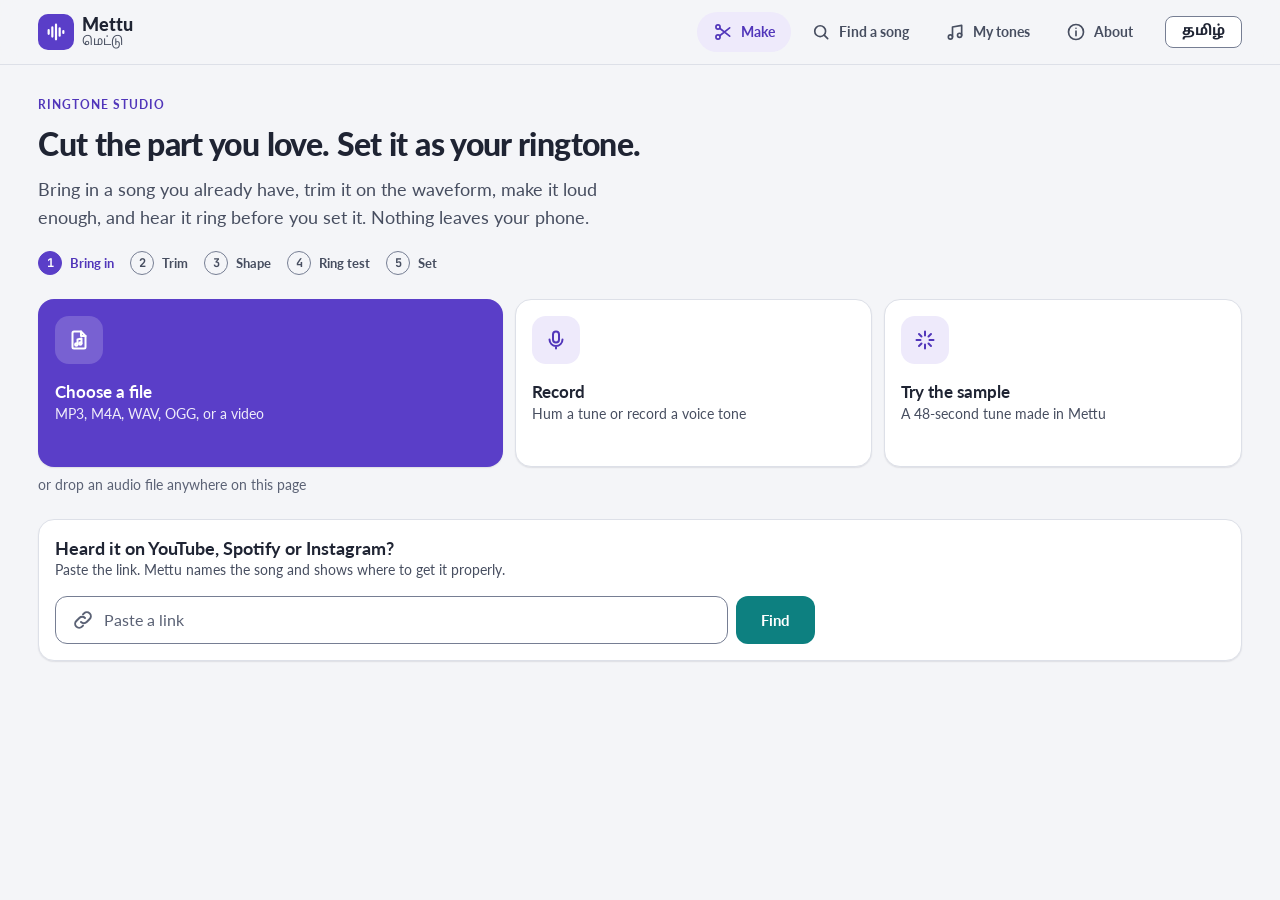
<file: index.html>
<!doctype html>
<html lang="en" data-m3-primary="#5a3ec8">
<head>
  <meta charset="utf-8">
  <meta name="viewport" content="width=device-width, initial-scale=1, viewport-fit=cover">
  <title>Mettu · ringtone studio</title>
  <meta name="description" content="Cut the part of a song you love, level it, hear it ring, and set it as your ringtone. Everything stays on your phone.">
  <meta name="theme-color" content="#5a3ec8" media="(prefers-color-scheme: light)">
  <meta name="theme-color" content="#10131b" media="(prefers-color-scheme: dark)">
  <link rel="manifest" href="manifest.json">
  <link rel="icon" href="icon.svg" type="image/svg+xml">
  <link rel="apple-touch-icon" href="icons/icon-192.png">
  <meta name="apple-mobile-web-app-capable" content="yes">
  <meta name="apple-mobile-web-app-title" content="Mettu">
  <link rel="preconnect" href="https://fonts.googleapis.com">
  <link rel="preconnect" href="https://fonts.gstatic.com" crossorigin>
  <link href="https://fonts.googleapis.com/css2?family=Lato:ital,wght@0,400;0,700;0,900;1,400&family=JetBrains+Mono:wght@400;500&family=Noto+Sans+Tamil:wght@400..700&display=swap" rel="stylesheet">
  <link rel="stylesheet" href="kolam/tokens.css">
  <link rel="stylesheet" href="kolam/kolam.css">
  <link rel="stylesheet" href="styles.css">
  <!-- Android app mode (Material Design 3): only switches on inside the Android app; the website keeps its Kolam look -->
  <script src="https://tgopinath.github.io/kolam-design-system/m3/kolam-m3.js"></script>
  <link rel="stylesheet" href="https://tgopinath.github.io/kolam-design-system/m3/kolam-m3.css">
  <!-- iOS app mode (Apple HIG): only switches on inside the iPhone app (or ?app=ios); the website keeps its Kolam look -->
  <link rel="stylesheet" href="https://tgopinath.github.io/kolam-design-system/ios/kolam-ios.css">
  <script src="https://tgopinath.github.io/kolam-design-system/ios/kolam-ios.js"></script>
</head>
<body>
  <svg width="0" height="0" style="position:absolute" aria-hidden="true">
    <defs>
      <symbol id="i-logo" viewBox="0 0 24 24"><path d="M4 10v4M8 7v10M12 4v16M16 8v8M20 11v2"/></symbol>
      <symbol id="i-make" viewBox="0 0 24 24"><circle cx="6" cy="6" r="2.5"/><circle cx="6" cy="18" r="2.5"/><path d="M8 7.5 20 17M8 16.5 20 7"/></symbol>
      <symbol id="i-search" viewBox="0 0 24 24"><circle cx="11" cy="11" r="6.5"/><path d="m20 20-4.2-4.2"/></symbol>
      <symbol id="i-tones" viewBox="0 0 24 24"><path d="M9 18V6l11-2v12"/><circle cx="6.5" cy="18" r="2.5"/><circle cx="17.5" cy="16" r="2.5"/></symbol>
      <symbol id="i-info" viewBox="0 0 24 24"><circle cx="12" cy="12" r="9"/><path d="M12 11v5.5M12 7.5h.01"/></symbol>
      <symbol id="i-file" viewBox="0 0 24 24"><path d="M14 3.5H7a1.5 1.5 0 0 0-1.5 1.5v14A1.5 1.5 0 0 0 7 20.5h10a1.5 1.5 0 0 0 1.5-1.5V8Z"/><path d="M14 3.5V8h4.5"/><path d="M10.5 16.5v-5l4-1v5"/><circle cx="9.3" cy="16.5" r="1.2"/><circle cx="13.3" cy="15.5" r="1.2"/></symbol>
      <symbol id="i-mic" viewBox="0 0 24 24"><rect x="9" y="3.5" width="6" height="11" rx="3"/><path d="M5.5 11.5a6.5 6.5 0 0 0 13 0M12 18v2.5"/></symbol>
      <symbol id="i-spark" viewBox="0 0 24 24"><path d="M12 3.5v4M12 16.5v4M3.5 12h4M16.5 12h4M6 6l2.5 2.5M15.5 15.5 18 18M6 18l2.5-2.5M15.5 8.5 18 6"/></symbol>
      <symbol id="i-link" viewBox="0 0 24 24"><path d="M10 14a4 4 0 0 0 5.66 0l3-3a4 4 0 0 0-5.66-5.66l-1 1"/><path d="M14 10a4 4 0 0 0-5.66 0l-3 3a4 4 0 0 0 5.66 5.66l1-1"/></symbol>
      <symbol id="i-play" viewBox="0 0 24 24"><path d="M8 5.5v13l10.5-6.5Z"/></symbol>
      <symbol id="i-stop" viewBox="0 0 24 24"><rect x="6.5" y="6.5" width="11" height="11" rx="1.5"/></symbol>
      <symbol id="i-phone" viewBox="0 0 24 24"><path d="M5 4h3.5l1.5 4-2 1.5a11 11 0 0 0 6.5 6.5l1.5-2 4 1.5V19a1.5 1.5 0 0 1-1.5 1.5A15.5 15.5 0 0 1 3.5 5.5 1.5 1.5 0 0 1 5 4Z"/></symbol>
      <symbol id="i-phone-off" viewBox="0 0 24 24"><path d="M3 13.5c4.8-4.4 13.2-4.4 18 0l-2.3 2.6-3.4-1.4v-2.4a12 12 0 0 0-6.6 0v2.4l-3.4 1.4Z"/></symbol>
      <symbol id="i-bell" viewBox="0 0 24 24"><path d="M6 16.5V11a6 6 0 0 1 12 0v5.5l1.5 2h-15Z"/><path d="M10 20.5a2 2 0 0 0 4 0"/></symbol>
      <symbol id="i-alarm" viewBox="0 0 24 24"><circle cx="12" cy="13" r="7"/><path d="M12 9.5V13l2.5 1.5M4 5.5 7 3M20 5.5 17 3"/></symbol>
      <symbol id="i-user" viewBox="0 0 24 24"><circle cx="12" cy="8.5" r="4"/><path d="M4.5 20.5a7.5 7.5 0 0 1 15 0"/></symbol>
      <symbol id="i-download" viewBox="0 0 24 24"><path d="M12 4v11M7 10.5l5 5 5-5M5 20h14"/></symbol>
      <symbol id="i-trash" viewBox="0 0 24 24"><path d="M4.5 7h15M9.5 7V4.5h5V7M6.5 7l1 13h9l1-13"/></symbol>
      <symbol id="i-edit" viewBox="0 0 24 24"><path d="M4.5 19.5 5.5 15 16 4.5l3.5 3.5L9 18.5Z"/></symbol>
      <symbol id="i-check" viewBox="0 0 24 24"><path d="m5 12.5 4.5 4.5L19 7.5"/></symbol>
      <symbol id="i-x" viewBox="0 0 24 24"><path d="M6 6l12 12M18 6 6 18"/></symbol>
      <symbol id="i-back" viewBox="0 0 24 24"><path d="M15 5l-7 7 7 7"/></symbol>
      <symbol id="i-next" viewBox="0 0 24 24"><path d="M9 5l7 7-7 7"/></symbol>
      <symbol id="i-alert" viewBox="0 0 24 24"><path d="M12 4 2.8 19.5h18.4Z"/><path d="M12 10v4M12 17h.01"/></symbol>
      <symbol id="i-shield" viewBox="0 0 24 24"><path d="M12 3.5 5 6v5.5c0 4.5 3 7.7 7 9 4-1.3 7-4.5 7-9V6Z"/><path d="m9 12 2 2 4-4"/></symbol>
      <symbol id="i-android" viewBox="0 0 24 24"><path d="M5 17V11a7 7 0 0 1 14 0v6Z"/><path d="M7.5 6 6 3.5M16.5 6 18 3.5M9.5 10h.01M14.5 10h.01"/></symbol>
      <symbol id="i-external" viewBox="0 0 24 24"><path d="M13.5 4.5H19.5V10.5M19.5 4.5 11 13M17 14v4.5a1.5 1.5 0 0 1-1.5 1.5h-10A1.5 1.5 0 0 1 4 18.5v-10A1.5 1.5 0 0 1 5.5 7H10"/></symbol>
      <symbol id="i-loop" viewBox="0 0 24 24"><path d="M17 3.5 20 6.5l-3 3"/><path d="M4 12V10.5a4 4 0 0 1 4-4h12M7 20.5 4 17.5l3-3"/><path d="M20 12v1.5a4 4 0 0 1-4 4H4"/></symbol>
      <symbol id="i-wand" viewBox="0 0 24 24"><path d="m4 20 11-11M13.5 5.5l1-2.5 1 2.5 2.5 1-2.5 1-1 2.5-1-2.5-2.5-1ZM18.5 13l.6-1.5.6 1.5 1.3.6-1.3.6-.6 1.4-.6-1.4-1.4-.6Z"/></symbol>
      <symbol id="i-dot" viewBox="0 0 24 24"><circle cx="12" cy="12" r="6"/></symbol>
    </defs>
  </svg>

  <a class="skip" href="#main">Skip to content</a>
  <header class="topbar">
    <a class="brand" href="#/" aria-label="Mettu home">
      <span class="brand-mark"><svg class="k-icon"><use href="#i-logo"/></svg></span>
      <span class="brand-name"><b>Mettu</b><span lang="ta">மெட்டு</span></span>
    </a>
    <nav class="topnav" aria-label="Main" id="topnav"></nav>
    <button class="k-btn k-btn-outline k-btn-sm lang" id="langBtn" type="button"></button>
  </header>

  <main id="main" tabindex="-1"></main>

  <nav class="k-bottomnav bottomnav" aria-label="Main" id="bottomnav"></nav>

  <div class="toast-wrap" aria-live="polite" id="toasts"></div>
  <div class="k-sr-only" aria-live="polite" id="live"></div>
  <dialog class="k-dialog" id="dlg"></dialog>
  <div class="call" id="call" hidden></div>
  <input type="file" id="fileIn" accept="audio/*,video/*,.mp3,.m4a,.aac,.wav,.ogg,.oga,.opus,.flac,.mp4,.mov,.webm,.3gp,.amr" hidden>

  <script src="i18n.js"></script>
  <script src="audio.js"></script>
  <script src="lookup.js"></script>
  <script src="store.js"></script>
  <script src="native.js"></script>
  <script src="app.js"></script>
</body>
</html>
</file>
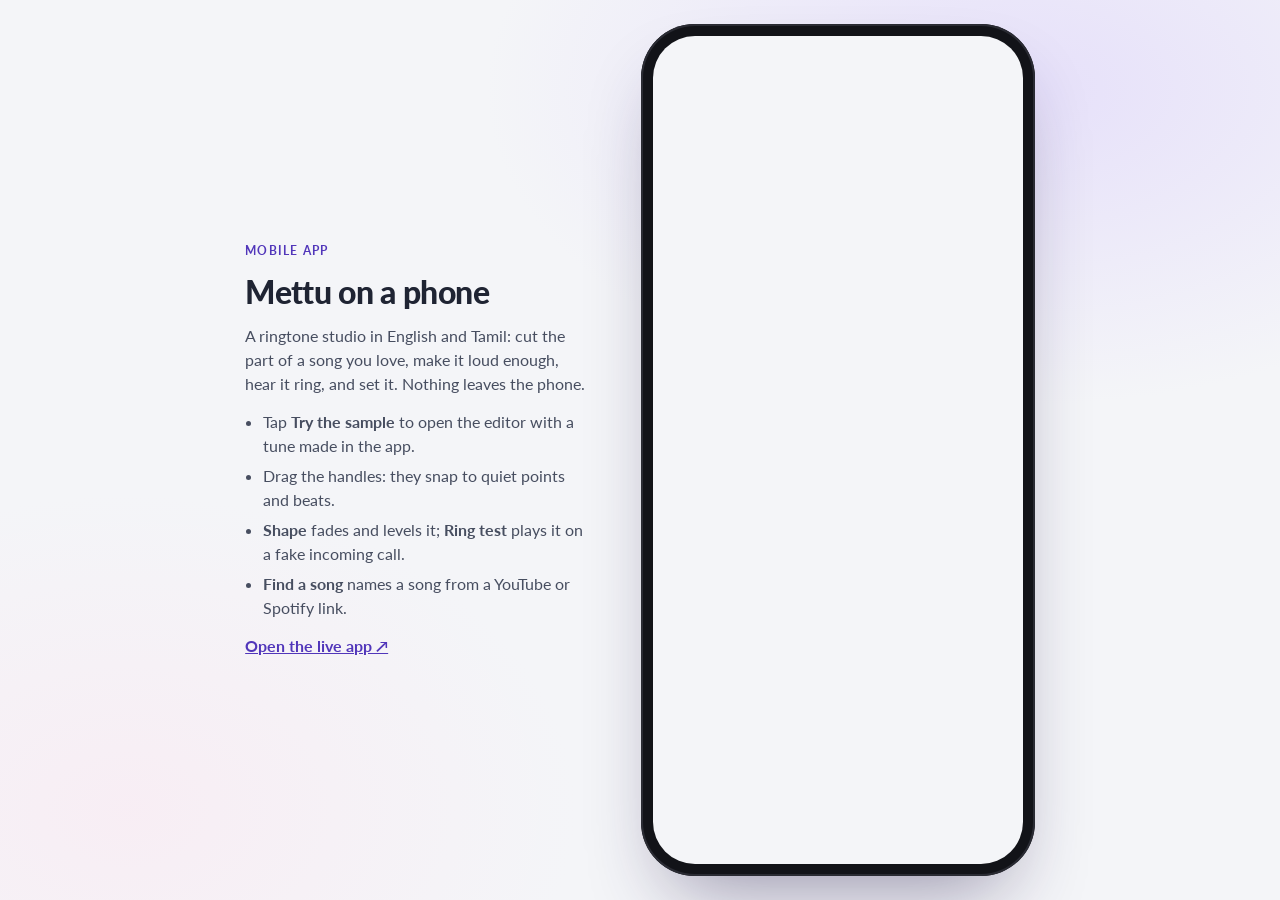
<file: prototype/mobile.html>
<!doctype html>
<html lang="en">
<head>
<meta charset="utf-8">
<meta name="viewport" content="width=device-width, initial-scale=1, viewport-fit=cover">
<title>Mettu Mobile</title>
<script>
  // On a real phone, skip the frame and open the app itself.
  if (matchMedia("(max-width: 600px)").matches) location.replace("https://mettu.vercel.app/" + location.hash);
</script>
<link rel="preconnect" href="https://fonts.googleapis.com">
<link rel="preconnect" href="https://fonts.gstatic.com" crossorigin>
<link rel="stylesheet" href="https://fonts.googleapis.com/css2?family=Lato:wght@400;700;900&family=Noto+Sans+Tamil:wght@400;700&display=swap">
<style>
:root{--bg:#F4F5F8;--ink:#1F2433;--muted:#474E60;--violet:#5136BA;--frame:#121318}
@media (prefers-color-scheme:dark){:root{color-scheme:dark;--bg:#10131B;--ink:#ECEEF4;--muted:#B4BACB;--violet:#C0B2F8;--frame:#000}}
*{box-sizing:border-box}
html,body{height:100%}
body{margin:0;background:radial-gradient(60% 50% at 80% 10%,#E6E0FA,transparent 70%),radial-gradient(50% 50% at 10% 90%,#FBE7F188,transparent 70%),var(--bg);color:var(--ink);font:16px/1.5 Lato,"Noto Sans Tamil",system-ui,sans-serif;display:grid;place-items:center;padding:24px 16px}
@media (prefers-color-scheme:dark){body{background:radial-gradient(60% 50% at 80% 10%,#241B4D,transparent 70%),var(--bg)}}
.stage{display:flex;gap:56px;align-items:center;justify-content:center;flex-wrap:wrap;max-width:1000px}
.copy{max-width:340px;display:grid;gap:14px}
.copy .k{font-size:12px;font-weight:700;letter-spacing:.1em;text-transform:uppercase;color:var(--violet)}
.copy h1{margin:0;font:900 32px/1.12 Lato,sans-serif;letter-spacing:-.02em}
.copy p{margin:0;color:var(--muted)}
.copy ul{margin:0;padding-left:18px;color:var(--muted);display:grid;gap:6px}
.copy a{color:var(--violet);font-weight:700}
.phone{width:390px;height:844px;max-height:calc(100vh - 48px);aspect-ratio:390/844;border-radius:54px;padding:12px;background:var(--frame);box-shadow:0 40px 80px -30px rgba(30,20,70,.45),inset 0 0 0 2px #2a2b33;position:relative;flex:none}
.phone iframe{width:100%;height:100%;border:0;border-radius:42px;background:#F4F5F8;display:block}
@media (max-height:900px){.phone{height:calc(100vh - 48px);width:auto}}
@media (max-width:820px){.copy{display:none}}
</style>
</head>
<body>
<div class="stage">
  <div class="copy">
    <span class="k">Mobile app</span>
    <h1>Mettu on a phone</h1>
    <p>A ringtone studio in English and Tamil: cut the part of a song you love, make it loud enough, hear it ring, and set it. Nothing leaves the phone.</p>
    <ul>
      <li>Tap <b>Try the sample</b> to open the editor with a tune made in the app.</li>
      <li>Drag the handles: they snap to quiet points and beats.</li>
      <li><b>Shape</b> fades and levels it; <b>Ring test</b> plays it on a fake incoming call.</li>
      <li><b>Find a song</b> names a song from a YouTube or Spotify link.</li>
    </ul>
    <p><a href="https://mettu.vercel.app" target="_blank" rel="noopener">Open the live app ↗</a></p>
  </div>
  <div class="phone"><iframe src="https://mettu.vercel.app/" title="Mettu mobile app" allow="microphone; autoplay"></iframe></div>
</div>
</body>
</html>
</file>
<file: kolam/tokens.css>
/* Kolam tokens — light, dark, high-contrast. Generated from tokens.json */
:root, [data-theme="light"] {
  color-scheme: light;
  --bg: #f4f5f8;
  --surface: #ffffff;
  --surface-sunken: #eaecf1;
  --surface-raised: #ffffff;
  --line: #dde0e8;
  --line-strong: #767e93;
  --ink: #1f2433;
  --ink-2: #474e60;
  --ink-muted: #5b6275;
  --sidebar: #1f2433;
  --on-sidebar: #f4f5f8;
  --primary: #0077b6;
  --primary-hover: #006aa2;
  --on-primary: #ffffff;
  --primary-soft: #e0f1fa;
  --primary-text: #0070ac;
  --secondary: #0e8c8c;
  --secondary-strong: #0d8080;
  --secondary-hover: #0b6b6b;
  --on-secondary: #ffffff;
  --secondary-soft: #e3f4f4;
  --secondary-text: #0c7777;
  --accent: #d63384;
  --accent-hover: #bf2672;
  --on-accent: #ffffff;
  --accent-soft: #fbe7f1;
  --accent-text: #c52876;
  --success: #0b7a55;
  --success-soft: #dcf2e8;
  --warning: #8c5300;
  --warning-soft: #fcefd3;
  --danger: #b5360b;
  --danger-soft: #fbe5dc;
  --on-danger: #ffffff;
  --info: #0c7777;
  --info-soft: #e3f4f4;
  --focus: #1d4ed8;
  --scrim: #1f243399;
  --shadow-1: 0 1px 2px #1f24330f, 0 1px 1px #1f24330a;
  --shadow-2: 0 4px 12px #1f243314, 0 2px 4px #1f24330d;
  --shadow-3: 0 16px 40px #1f243326, 0 4px 12px #1f243314;
}
@media (prefers-color-scheme: dark) {
  :root:not([data-theme="light"]):not([data-theme="contrast"]) {
    color-scheme: dark;
    --bg: #10131b;
    --surface: #171b26;
    --surface-sunken: #0b0d13;
    --surface-raised: #1f2433;
    --line: #2a3040;
    --line-strong: #6f7891;
    --ink: #eceef4;
    --ink-2: #b4bacb;
    --ink-muted: #9097aa;
    --sidebar: #0b0d13;
    --on-sidebar: #eceef4;
    --primary: #4fb3e8;
    --primary-hover: #7cc7f0;
    --on-primary: #04223a;
    --primary-soft: #0b2b40;
    --primary-text: #7cc7f0;
    --secondary: #3cc4c4;
    --secondary-strong: #3cc4c4;
    --secondary-hover: #6fd8d8;
    --on-secondary: #032a2a;
    --secondary-soft: #0b3232;
    --secondary-text: #6fd8d8;
    --accent: #f06aaa;
    --accent-hover: #f594c2;
    --on-accent: #2a0716;
    --accent-soft: #3d1029;
    --accent-text: #f59ac5;
    --success: #4cc79a;
    --success-soft: #0e3326;
    --warning: #f2b44a;
    --warning-soft: #3a2a0c;
    --danger: #ff8a63;
    --danger-soft: #42190d;
    --on-danger: #2a0a00;
    --info: #6fd8d8;
    --info-soft: #0b3232;
    --focus: #9cbcff;
    --scrim: #000000b3;
    --shadow-1: 0 1px 2px #00000066;
    --shadow-2: 0 6px 16px #00000080;
    --shadow-3: 0 20px 48px #000000a6;
  }
}
[data-theme="dark"] {
  color-scheme: dark;
  --bg: #10131b;
  --surface: #171b26;
  --surface-sunken: #0b0d13;
  --surface-raised: #1f2433;
  --line: #2a3040;
  --line-strong: #6f7891;
  --ink: #eceef4;
  --ink-2: #b4bacb;
  --ink-muted: #9097aa;
  --sidebar: #0b0d13;
  --on-sidebar: #eceef4;
  --primary: #4fb3e8;
  --primary-hover: #7cc7f0;
  --on-primary: #04223a;
  --primary-soft: #0b2b40;
  --primary-text: #7cc7f0;
  --secondary: #3cc4c4;
  --secondary-strong: #3cc4c4;
  --secondary-hover: #6fd8d8;
  --on-secondary: #032a2a;
  --secondary-soft: #0b3232;
  --secondary-text: #6fd8d8;
  --accent: #f06aaa;
  --accent-hover: #f594c2;
  --on-accent: #2a0716;
  --accent-soft: #3d1029;
  --accent-text: #f59ac5;
  --success: #4cc79a;
  --success-soft: #0e3326;
  --warning: #f2b44a;
  --warning-soft: #3a2a0c;
  --danger: #ff8a63;
  --danger-soft: #42190d;
  --on-danger: #2a0a00;
  --info: #6fd8d8;
  --info-soft: #0b3232;
  --focus: #9cbcff;
  --scrim: #000000b3;
  --shadow-1: 0 1px 2px #00000066;
  --shadow-2: 0 6px 16px #00000080;
  --shadow-3: 0 20px 48px #000000a6;
}
@media (prefers-contrast: more) {
  :root:not([data-theme]) {
    --bg: #ffffff;
    --surface: #ffffff;
    --surface-sunken: #f0f1f4;
    --surface-raised: #ffffff;
    --line: #595959;
    --line-strong: #000000;
    --ink: #000000;
    --ink-2: #1a1a1a;
    --ink-muted: #333333;
    --sidebar: #000000;
    --on-sidebar: #ffffff;
    --primary: #005480;
    --primary-hover: #003f60;
    --on-primary: #ffffff;
    --primary-soft: #e0f1fa;
    --primary-text: #005480;
    --secondary: #095959;
    --secondary-strong: #095959;
    --secondary-hover: #064545;
    --on-secondary: #ffffff;
    --secondary-soft: #e3f4f4;
    --secondary-text: #095959;
    --accent: #921d58;
    --accent-hover: #73164a;
    --on-accent: #ffffff;
    --accent-soft: #fbe7f1;
    --accent-text: #921d58;
    --success: #00533a;
    --success-soft: #dcf2e8;
    --warning: #5c3b00;
    --warning-soft: #fcefd3;
    --danger: #8a2400;
    --danger-soft: #fbe5dc;
    --on-danger: #ffffff;
    --info: #095959;
    --info-soft: #e3f4f4;
    --focus: #0033cc;
    --scrim: #000000b3;
    --shadow-1: none;
    --shadow-2: 0 0 0 2px #000000;
    --shadow-3: 0 0 0 3px #000000;
  }
}
[data-theme="contrast"] {
  color-scheme: light;
  --bg: #ffffff;
  --surface: #ffffff;
  --surface-sunken: #f0f1f4;
  --surface-raised: #ffffff;
  --line: #595959;
  --line-strong: #000000;
  --ink: #000000;
  --ink-2: #1a1a1a;
  --ink-muted: #333333;
  --sidebar: #000000;
  --on-sidebar: #ffffff;
  --primary: #005480;
  --primary-hover: #003f60;
  --on-primary: #ffffff;
  --primary-soft: #e0f1fa;
  --primary-text: #005480;
  --secondary: #095959;
  --secondary-strong: #095959;
  --secondary-hover: #064545;
  --on-secondary: #ffffff;
  --secondary-soft: #e3f4f4;
  --secondary-text: #095959;
  --accent: #921d58;
  --accent-hover: #73164a;
  --on-accent: #ffffff;
  --accent-soft: #fbe7f1;
  --accent-text: #921d58;
  --success: #00533a;
  --success-soft: #dcf2e8;
  --warning: #5c3b00;
  --warning-soft: #fcefd3;
  --danger: #8a2400;
  --danger-soft: #fbe5dc;
  --on-danger: #ffffff;
  --info: #095959;
  --info-soft: #e3f4f4;
  --focus: #0033cc;
  --scrim: #000000b3;
  --shadow-1: none;
  --shadow-2: 0 0 0 2px #000000;
  --shadow-3: 0 0 0 3px #000000;
}
:root {
  --space-0: 0px;
  --space-1: 4px;
  --space-2: 8px;
  --space-4: 16px;
  --space-6: 24px;
  --space-8: 32px;
  --space-10: 40px;
  --space-12: 48px;
  --space-16: 64px;
  --space-20: 80px;
  --space-24: 96px;
  --radius-xs: 4px;
  --radius-sm: 8px;
  --radius-md: 12px;
  --radius-lg: 16px;
  --radius-xl: 24px;
  --radius-pill: 999px;
  --size-control-sm: 32px;
  --size-control-md: 48px;
  --size-control-lg: 56px;
  --size-target-min: 48px;
  --size-icon-sm: 16px;
  --size-icon-md: 24px;
  --size-icon-lg: 32px;
  --size-measure: 68ch;
  --border-hairline: 1px;
  --border-control: 1.5px;
  --border-focus: 2px;
  --duration-fast: 120ms;
  --duration-base: 200ms;
  --duration-slow: 320ms;
  --font-display: Lato, "Noto Sans Tamil", ui-sans-serif, system-ui, -apple-system, "Segoe UI", sans-serif;
  --font-sans: Lato, "Noto Sans Tamil", ui-sans-serif, system-ui, -apple-system, "Segoe UI", sans-serif;
  --font-mono: "JetBrains Mono", ui-monospace, SFMono-Regular, Menlo, monospace;
}
.display-xl { font-family: var(--font-display); font-size: 48px; line-height: 56px; font-weight: 900; letter-spacing: -0.02em; }
.display-lg { font-family: var(--font-display); font-size: 36px; line-height: 40px; font-weight: 900; letter-spacing: -0.015em; }
.heading-1 { font-family: var(--font-display); font-size: 28px; line-height: 36px; font-weight: 700; letter-spacing: -0.01em; }
.heading-2 { font-family: var(--font-display); font-size: 22px; line-height: 28px; font-weight: 700; }
.heading-3 { font-family: var(--font-display); font-size: 18px; line-height: 24px; font-weight: 700; }
.body-lg { font-family: var(--font-sans); font-size: 18px; line-height: 28px; font-weight: 400; }
.body { font-family: var(--font-sans); font-size: 16px; line-height: 24px; font-weight: 400; }
.body-sm { font-family: var(--font-sans); font-size: 14px; line-height: 20px; font-weight: 400; }
.label { font-family: var(--font-sans); font-size: 14px; line-height: 20px; font-weight: 700; }
.caption { font-family: var(--font-sans); font-size: 12px; line-height: 16px; font-weight: 700; letter-spacing: 0.03em; }
.mono { font-family: var(--font-mono); font-size: 14px; line-height: 20px; font-weight: 400; }
</file>
<file: kolam/kolam.css>
/* Kolam components. Load after tokens.css. */
@import url("https://fonts.googleapis.com/css2?family=Lato:ital,wght@0,400;0,700;0,900;1,400&family=JetBrains+Mono:wght@400;500&family=Noto+Sans+Tamil:wght@400..700&display=swap");

/* ---------- base ---------- */
*, *::before, *::after { box-sizing: border-box; }
body { margin: 0; font-family: var(--font-sans); font-size: 16px; line-height: 24px; background: var(--bg); color: var(--ink); -webkit-font-smoothing: antialiased; }
:lang(ta) { line-height: 1.7; }
:focus-visible { outline: var(--border-focus) solid var(--focus); outline-offset: 2px; }
.k-sr-only { position: absolute; width: 1px; height: 1px; padding: 0; margin: -1px; overflow: hidden; clip: rect(0 0 0 0); white-space: nowrap; border: 0; }
.k-icon { width: var(--size-icon-md); height: var(--size-icon-md); flex: none; stroke: currentColor; fill: none; stroke-width: 2; stroke-linecap: round; stroke-linejoin: round; }
a { color: var(--primary-text); text-underline-offset: 3px; }
@media (prefers-reduced-motion: no-preference) {
  .k-btn, .k-input, .k-switch-track, .k-switch-track::after, .k-tab, .k-check-box { transition: background-color var(--duration-fast), border-color var(--duration-fast), color var(--duration-fast), transform var(--duration-base); }
}

/* ---------- Button ---------- */
.k-btn { display: inline-flex; align-items: center; justify-content: center; gap: var(--space-2); min-height: var(--size-control-md); padding: 0 var(--space-6); border-radius: var(--radius-md); border: var(--border-control) solid transparent; font: 700 15px/20px var(--font-sans); cursor: pointer; text-decoration: none; white-space: nowrap; }
.k-btn-primary { background: var(--primary); color: var(--on-primary); }
.k-btn-primary:hover { background: var(--primary-hover); }
.k-btn-secondary { background: var(--secondary-soft); color: var(--secondary-text); }
.k-btn-secondary:hover { background: var(--secondary-strong); color: var(--on-secondary); }
.k-btn-secondary-solid { background: var(--secondary-strong); color: var(--on-secondary); }
.k-btn-secondary-solid:hover { background: var(--secondary-hover); }
.k-btn-accent { background: var(--accent); color: var(--on-accent); }
.k-btn-accent:hover { background: var(--accent-hover); }
.k-btn-outline { background: var(--surface); color: var(--ink); border-color: var(--line-strong); }
.k-btn-outline:hover { background: var(--surface-sunken); }
.k-btn-ghost { background: transparent; color: var(--primary-text); }
.k-btn-ghost:hover { background: var(--primary-soft); }
.k-btn-danger { background: var(--danger); color: var(--on-danger); }
.k-btn-sm { min-height: var(--size-control-sm); padding: 0 var(--space-4); font-size: 14px; border-radius: var(--radius-sm); }
.k-btn-lg { min-height: var(--size-control-lg); padding: 0 var(--space-8); font-size: 16px; }
.k-btn-block { width: 100%; }
.k-btn[disabled], .k-btn[aria-disabled="true"] { background: var(--surface-sunken); color: var(--ink-muted); border-color: var(--line); cursor: not-allowed; }
.k-iconbtn { display: inline-grid; place-items: center; width: var(--size-target-min); height: var(--size-target-min); border-radius: var(--radius-pill); border: 0; background: transparent; color: var(--ink-2); cursor: pointer; }
.k-iconbtn:hover { background: var(--surface-sunken); color: var(--ink); }
.k-iconbtn-filled { background: var(--primary-soft); color: var(--primary-text); }

/* ---------- Field ---------- */
.k-field { display: grid; gap: var(--space-2); }
.k-label { font: 700 14px/20px var(--font-sans); color: var(--ink); }
.k-label .k-req { color: var(--danger); margin-left: var(--space-1); }
.k-help { font-size: 14px; line-height: 20px; color: var(--ink-2); }
.k-error { display: flex; gap: var(--space-1); align-items: flex-start; font-size: 14px; line-height: 20px; color: var(--danger); font-weight: 700; }
.k-error .k-icon { width: var(--size-icon-sm); height: var(--size-icon-sm); margin-top: 2px; }
.k-input, .k-select { width: 100%; min-height: var(--size-control-md); padding: 0 var(--space-4); border: var(--border-control) solid var(--line-strong); border-radius: var(--radius-md); background: var(--surface); color: var(--ink); font: 400 16px/24px var(--font-sans); }
textarea.k-input { padding: var(--space-2) var(--space-4); min-height: 96px; resize: vertical; }
.k-input::placeholder { color: var(--ink-muted); opacity: 1; }
.k-input:hover, .k-select:hover { border-color: var(--ink-2); }
.k-input:focus-visible, .k-select:focus-visible { outline: var(--border-focus) solid var(--focus); outline-offset: 1px; border-color: var(--focus); }
.k-input[aria-invalid="true"] { border-color: var(--danger); border-width: 2px; }
.k-input:disabled, .k-select:disabled { background: var(--surface-sunken); color: var(--ink-muted); border-style: dashed; }
.k-select { appearance: none; padding-right: var(--space-12); background-image: linear-gradient(45deg, transparent 50%, currentColor 50%), linear-gradient(135deg, currentColor 50%, transparent 50%); background-position: calc(100% - 24px) 50%, calc(100% - 18px) 50%; background-size: 6px 6px; background-repeat: no-repeat; }
.k-input-group { position: relative; display: flex; align-items: center; }
.k-input-group > .k-icon { position: absolute; left: var(--space-4); color: var(--ink-muted); pointer-events: none; }
.k-input-group > .k-input { padding-left: calc(var(--space-4) + var(--size-icon-md) + var(--space-2)); }

/* ---------- Checkbox / Radio ---------- */
.k-check { display: flex; align-items: flex-start; gap: var(--space-4); min-height: var(--size-target-min); padding-block: calc((var(--size-target-min) - 24px) / 2); cursor: pointer; }
.k-check input { position: absolute; opacity: 0; width: 1px; height: 1px; }
.k-check-box { flex: none; width: 24px; height: 24px; border: 2px solid var(--line-strong); border-radius: var(--radius-xs); background: var(--surface); display: grid; place-items: center; color: var(--on-primary); }
.k-check-box svg { width: 16px; height: 16px; opacity: 0; stroke: currentColor; stroke-width: 3; fill: none; }
.k-check input[type="radio"] + .k-check-box { border-radius: 50%; }
.k-check input:checked + .k-check-box { background: var(--primary); border-color: var(--primary); }
.k-check input:checked + .k-check-box svg { opacity: 1; }
.k-check input[type="radio"]:checked + .k-check-box { background: var(--surface); box-shadow: inset 0 0 0 6px var(--primary); }
.k-check input:focus-visible + .k-check-box { outline: var(--border-focus) solid var(--focus); outline-offset: 2px; }
.k-check input:disabled + .k-check-box { background: var(--surface-sunken); border-color: var(--line); }
.k-check-text { display: grid; }
.k-check-text small { color: var(--ink-2); font-size: 14px; line-height: 20px; }
.k-fieldset { border: 0; margin: 0; padding: 0; }
.k-fieldset legend { font: 700 14px/20px var(--font-sans); padding: 0; margin-bottom: var(--space-1); }

/* ---------- Switch ---------- */
.k-switch { display: flex; align-items: center; justify-content: space-between; gap: var(--space-4); min-height: var(--size-target-min); cursor: pointer; }
.k-switch input { position: absolute; opacity: 0; width: 1px; height: 1px; }
.k-switch-track { flex: none; position: relative; width: 56px; height: 32px; border-radius: var(--radius-pill); background: var(--surface-sunken); border: 2px solid var(--line-strong); }
.k-switch-track::after { content: ""; position: absolute; top: 2px; left: 2px; width: 24px; height: 24px; border-radius: 50%; background: var(--line-strong); }
.k-switch input:checked + .k-switch-track { background: var(--primary); border-color: var(--primary); }
.k-switch input:checked + .k-switch-track::after { transform: translateX(24px); background: var(--on-primary); }
.k-switch input:focus-visible + .k-switch-track { outline: var(--border-focus) solid var(--focus); outline-offset: 2px; }

/* ---------- Badge ---------- */
.k-badge { display: inline-flex; align-items: center; gap: var(--space-1); padding: var(--space-1) var(--space-2); border-radius: var(--radius-sm); font: 700 12px/16px var(--font-sans); letter-spacing: 0.03em; background: var(--surface-sunken); color: var(--ink-2); }
.k-badge .k-icon { width: var(--size-icon-sm); height: var(--size-icon-sm); }
.k-badge-primary { background: var(--primary-soft); color: var(--primary-text); }
.k-badge-accent { background: var(--accent); color: var(--on-accent); }
.k-badge-secondary { background: var(--secondary-soft); color: var(--secondary-text); }
.k-count { display: inline-grid; place-items: center; min-width: 24px; height: 24px; padding: 0 var(--space-2); border-radius: var(--radius-pill); background: var(--accent); color: var(--on-accent); font: 700 12px/1 var(--font-sans); font-variant-numeric: tabular-nums; }
.k-badge-success { background: var(--success-soft); color: var(--success); }
.k-badge-warning { background: var(--warning-soft); color: var(--warning); }
.k-badge-danger { background: var(--danger-soft); color: var(--danger); }
.k-badge-info { background: var(--info-soft); color: var(--info); }
.k-badge-pill { border-radius: var(--radius-pill); padding: var(--space-1) var(--space-2); }

/* ---------- Alert ---------- */
.k-alert { display: flex; gap: var(--space-4); padding: var(--space-4); border-radius: var(--radius-lg); background: var(--info-soft); color: var(--ink); border: var(--border-hairline) solid transparent; }
.k-alert > .k-icon { color: var(--info); }
.k-alert-title { font-weight: 700; display: block; }
.k-alert-body { font-size: 14px; line-height: 20px; color: var(--ink); }
.k-alert-success { background: var(--success-soft); } .k-alert-success > .k-icon { color: var(--success); }
.k-alert-warning { background: var(--warning-soft); } .k-alert-warning > .k-icon { color: var(--warning); }
.k-alert-danger { background: var(--danger-soft); } .k-alert-danger > .k-icon { color: var(--danger); }
[data-theme="contrast"] .k-alert { border-color: var(--line-strong); }

/* ---------- Card ---------- */
.k-card { background: var(--surface); border: var(--border-hairline) solid var(--line); border-radius: var(--radius-lg); padding: var(--space-4); box-shadow: var(--shadow-1); display: grid; gap: var(--space-4); }
.k-card-media { margin: calc(var(--space-4) * -1) calc(var(--space-4) * -1) 0; border-radius: var(--radius-lg) var(--radius-lg) 0 0; overflow: hidden; aspect-ratio: 16 / 9; background: var(--primary-soft); }
.k-card-title { font: 700 18px/24px var(--font-display); margin: 0; }
.k-card-meta { font-size: 14px; line-height: 20px; color: var(--ink-2); margin: 0; }
.k-card-featured { background: var(--accent-soft); border-color: transparent; }
a.k-card { color: inherit; text-decoration: none; } a.k-card:hover { border-color: var(--line-strong); }
.k-stat { display: grid; gap: var(--space-1); }
.k-stat-value { font: 900 36px/40px var(--font-display); letter-spacing: -0.015em; font-variant-numeric: tabular-nums; }
.k-stat-label { font-size: 14px; line-height: 20px; color: var(--ink-2); }

/* ---------- List ---------- */
.k-list { list-style: none; margin: 0; padding: 0; background: var(--surface); border: var(--border-hairline) solid var(--line); border-radius: var(--radius-lg); overflow: hidden; }
.k-list-item { display: flex; align-items: center; gap: var(--space-4); min-height: 56px; padding: var(--space-2) var(--space-4); }
.k-list-item + .k-list-item { border-top: var(--border-hairline) solid var(--line); }
.k-list-item > .k-icon { color: var(--ink-2); }
.k-list-text { flex: 1; display: grid; min-width: 0; }
.k-list-text small { color: var(--ink-2); font-size: 14px; line-height: 20px; }
a.k-list-item, button.k-list-item { width: 100%; background: none; border: 0; font: inherit; color: inherit; text-align: left; text-decoration: none; cursor: pointer; }
a.k-list-item:hover, button.k-list-item:hover { background: var(--surface-sunken); }

/* ---------- Tabs (segmented) ---------- */
.k-tabs { display: inline-flex; gap: 4px; padding: 4px; border-radius: var(--radius-pill); background: var(--surface-sunken); border: var(--border-hairline) solid var(--line); }
.k-tab { min-height: 40px; padding: 0 var(--space-4); border: 0; border-radius: var(--radius-pill); background: transparent; color: var(--ink-2); font: 700 14px/20px var(--font-sans); cursor: pointer; }
.k-tab:hover { color: var(--ink); }
.k-tab[aria-selected="true"] { background: var(--surface); color: var(--ink); box-shadow: var(--shadow-1), 0 0 0 1.5px var(--line-strong); }

/* ---------- Bottom nav ---------- */
.k-bottomnav { display: grid; grid-auto-flow: column; grid-auto-columns: 1fr; background: var(--surface); border-top: var(--border-hairline) solid var(--line); padding: var(--space-1) var(--space-2) calc(var(--space-1) + env(safe-area-inset-bottom, 0px)); }
.k-bottomnav a { display: grid; justify-items: center; align-content: center; gap: var(--space-1); min-height: 64px; padding: var(--space-1) 0; color: var(--ink-2); text-decoration: none; font: 700 12px/16px var(--font-sans); border-radius: var(--radius-md); }
.k-bottomnav a .k-pip { display: grid; place-items: center; width: 56px; height: 32px; border-radius: var(--radius-pill); }
.k-bottomnav a[aria-current="page"] { color: var(--primary-text); }
.k-bottomnav a[aria-current="page"] .k-pip { background: var(--primary-soft); }
.k-bottomnav .k-icon { width: var(--size-icon-lg); height: var(--size-icon-lg); }

/* ---------- Progress ---------- */
.k-progress { display: grid; gap: var(--space-2); }
.k-progress-head { display: flex; justify-content: space-between; font-size: 14px; line-height: 20px; }
.k-progress-head span:last-child { color: var(--ink-2); font-variant-numeric: tabular-nums; }
.k-progress-track { height: 8px; border-radius: var(--radius-pill); background: var(--surface-sunken); box-shadow: inset 0 0 0 1px var(--line); overflow: hidden; }
.k-progress-fill { height: 100%; border-radius: inherit; background: var(--primary); }

/* ---------- Toast ---------- */
.k-toast { display: flex; align-items: center; gap: var(--space-2); max-width: 420px; padding: var(--space-2) var(--space-2) var(--space-2) var(--space-4); border-radius: var(--radius-md); background: var(--ink); color: var(--bg); box-shadow: var(--shadow-2); font-size: 15px; line-height: 20px; }
.k-toast > .k-icon { color: var(--bg); }
.k-toast-text { flex: 1; }
.k-toast .k-btn-ghost { color: var(--bg); min-height: 40px; padding: 0 var(--space-4); text-decoration: underline; text-underline-offset: 3px; }
.k-toast .k-btn-ghost:hover { background: transparent; }
.k-toast :focus-visible { outline-color: var(--bg); }

/* ---------- Dialog ---------- */
.k-dialog { width: min(440px, calc(100% - 32px)); border: var(--border-hairline) solid var(--line); border-radius: var(--radius-xl); padding: var(--space-6); background: var(--surface-raised); color: var(--ink); box-shadow: var(--shadow-3); }
.k-dialog::backdrop { background: var(--scrim); }
.k-dialog-title { font: 700 22px/28px var(--font-display); margin: 0 0 var(--space-2); }
.k-dialog-body { color: var(--ink-2); margin: 0 0 var(--space-6); }
.k-dialog-actions { display: flex; flex-wrap: wrap; justify-content: flex-end; gap: var(--space-2); }

/* ---------- Avatar ---------- */
.k-avatar { display: inline-grid; place-items: center; width: 40px; height: 40px; border-radius: var(--radius-pill); background: var(--primary-soft); color: var(--primary-text); font: 700 15px/1 var(--font-display); overflow: hidden; flex: none; }
.k-avatar-accent { background: var(--accent); color: var(--on-accent); }
.k-avatar-lg { width: 56px; height: 56px; font-size: 20px; }
</file>
<file: styles.css>
/* Mettu: Kolam tokens + components, with Mettu violet as the primary family (the only per-app override). */
:root, [data-theme="light"] {
  --primary: #5a3ec8; --primary-hover: #4c33ae; --on-primary: #ffffff; --primary-soft: #eeeafb; --primary-text: #5136ba;
}
@media (prefers-color-scheme: dark) {
  :root:not([data-theme="light"]):not([data-theme="contrast"]) {
    --primary: #a895f5; --primary-hover: #c0b2f8; --on-primary: #1b0f45; --primary-soft: #241b4d; --primary-text: #c0b2f8;
  }
}
[data-theme="dark"] { --primary: #a895f5; --primary-hover: #c0b2f8; --on-primary: #1b0f45; --primary-soft: #241b4d; --primary-text: #c0b2f8; }

html { background: var(--bg); }
body { min-height: 100vh; padding-bottom: calc(80px + env(safe-area-inset-bottom, 0px)); }
.skip { position: absolute; left: -999px; top: 8px; z-index: 99; background: var(--surface); padding: 8px 16px; border-radius: var(--radius-sm); }
.skip:focus { left: 16px; }
main { outline: none; }
/* Full-width layout: content fills the screen with a fluid side gutter; long text keeps its own measure */
:root { --gutter: clamp(16px, 3vw, 48px); }
.wrap { width: 100%; margin: 0; padding: 0 var(--gutter); }
.muted { color: var(--ink-2); }
.grow { flex: 1; min-width: 0; }
h1, h2, h3, p { margin: 0; }
.display { font: 900 32px/38px var(--font-display); letter-spacing: -0.02em; }
:lang(ta) .display { font-size: 26px; line-height: 1.45; letter-spacing: 0; }
.kicker { font: 700 12px/16px var(--font-sans); letter-spacing: 0.08em; text-transform: uppercase; color: var(--primary-text); }
:lang(ta) .kicker { letter-spacing: 0; text-transform: none; font-size: 13px; }

/* ---------- top bar ---------- */
.topbar { position: sticky; top: 0; z-index: 20; display: flex; align-items: center; gap: 16px; padding: 8px 16px; padding-top: calc(8px + env(safe-area-inset-top, 0px)); background: color-mix(in srgb, var(--bg) 88%, transparent); backdrop-filter: blur(12px); border-bottom: 1px solid var(--line); }
.brand { display: flex; align-items: center; gap: 8px; text-decoration: none; color: var(--ink); margin-right: auto; min-height: 48px; }
.brand-mark { display: grid; place-items: center; width: 36px; height: 36px; border-radius: 10px; background: var(--primary); color: var(--on-primary); }
.brand-mark .k-icon { width: 22px; height: 22px; stroke-width: 2.4; }
.brand-name { display: grid; line-height: 1.1; }
.brand-name b { font: 900 18px/20px var(--font-display); letter-spacing: -0.01em; }
.brand-name span { font: 400 12px/16px "Noto Sans Tamil", var(--font-sans); color: var(--ink-2); }
.topnav { display: none; gap: 4px; }
.topnav a { display: inline-flex; align-items: center; gap: 8px; min-height: 40px; padding: 0 16px; border-radius: var(--radius-pill); color: var(--ink-2); text-decoration: none; font: 700 14px/20px var(--font-sans); }
.topnav a .k-icon { width: 20px; height: 20px; }
.topnav a:hover { background: var(--surface-sunken); color: var(--ink); }
.topnav a[aria-current="page"] { background: var(--primary-soft); color: var(--primary-text); }
.lang { font-family: "Noto Sans Tamil", var(--font-sans); }
.bottomnav { position: fixed; left: 0; right: 0; bottom: 0; z-index: 20; }
.bottomnav a span:last-child { text-align: center; padding: 0 2px; }
:lang(ta) .bottomnav a { font-size: 11px; line-height: 14px; }
@media (min-width: 840px) {
  .topnav { display: flex; }
  .bottomnav { display: none; }
  body { padding-bottom: 48px; }
  .topbar { padding-inline: var(--gutter); }
}

/* ---------- make ---------- */
.hero { padding-top: 32px; padding-bottom: 24px; display: grid; gap: 12px; }
.hero .lead { color: var(--ink-2); max-width: 60ch; }
.stepper { list-style: none; margin: 8px 0 0; padding: 0; display: flex; flex-wrap: wrap; gap: 8px 16px; font: 700 13px/20px var(--font-sans); color: var(--ink-2); }
.stepper li { display: flex; align-items: center; gap: 8px; }
.stepper li span { display: grid; place-items: center; width: 24px; height: 24px; border-radius: 50%; border: 1.5px solid var(--line-strong); font: 700 12px/1 var(--font-mono); }
.stepper li.on { color: var(--primary-text); }
.stepper li.on span { background: var(--primary); border-color: var(--primary); color: var(--on-primary); }
.intake { display: grid; gap: 12px; }
.pick { display: flex; align-items: center; gap: 16px; width: 100%; min-height: 80px; padding: 16px; border-radius: var(--radius-lg); border: 1px solid var(--line); background: var(--surface); color: var(--ink); text-align: left; font: inherit; cursor: pointer; box-shadow: var(--shadow-1); }
.pick:hover { border-color: var(--line-strong); }
.pick b { display: block; font: 700 17px/24px var(--font-display); }
.pick small { display: block; color: var(--ink-2); font-size: 14px; line-height: 20px; }
.pick-ic { width: 48px; height: 48px; padding: 12px; border-radius: 14px; background: var(--primary-soft); color: var(--primary-text); box-sizing: border-box; }
.pick.primary { background: var(--primary); color: var(--on-primary); border-color: transparent; }
.pick.primary small { color: inherit; opacity: 0.9; }
.pick.primary .pick-ic { background: color-mix(in srgb, var(--on-primary) 18%, transparent); color: var(--on-primary); }
.drop-hint { color: var(--ink-muted); margin-top: 8px; display: none; }
@media (hover: hover) and (pointer: fine) { .drop-hint { display: block; } }
@media (min-width: 720px) { .intake { grid-template-columns: 1.3fr 1fr 1fr; } .pick { flex-direction: column; align-items: flex-start; min-height: 168px; } }
body.dragging main { outline: 3px dashed var(--primary); outline-offset: -12px; border-radius: 24px; }
.shared-card { display: flex; align-items: center; justify-content: space-between; margin-bottom: 12px; background: var(--secondary-soft); border-color: transparent; }
.link-card { margin-top: 24px; gap: 16px; }
.link-row { display: flex; gap: 8px; align-items: stretch; flex-wrap: wrap; max-width: 760px; }
.link-row .k-input-group { min-width: 220px; }
.sec-head { display: flex; justify-content: space-between; align-items: baseline; margin: 32px 0 12px; }
section.wrap + section.wrap { margin-top: 0; }

/* ---------- loading ---------- */
.loading { min-height: 50vh; display: grid; place-content: center; justify-items: center; gap: 16px; text-align: center; }
.spinner { width: 40px; height: 40px; border-radius: 50%; border: 4px solid var(--primary-soft); border-top-color: var(--primary); animation: spin 0.9s linear infinite; }
@keyframes spin { to { transform: rotate(1turn); } }
@media (prefers-reduced-motion: reduce) { .spinner { animation-duration: 3s; } }

/* ---------- editor ---------- */
.editor { padding-top: 16px; display: grid; gap: 16px; }
.ed-head { display: flex; align-items: flex-start; justify-content: space-between; gap: 12px; }
.ed-title { min-width: 0; display: grid; gap: 4px; }
.ed-title h1 { white-space: nowrap; overflow: hidden; text-overflow: ellipsis; }
.ed-title p { display: flex; align-items: center; gap: 8px; }
.steps { display: flex; width: 100%; }
.steps .k-tab { flex: 1; display: inline-flex; align-items: center; justify-content: center; gap: 8px; min-height: 44px; }
.steps .n { display: grid; place-items: center; width: 20px; height: 20px; border-radius: 50%; background: var(--surface-sunken); border: 1px solid var(--line-strong); font: 700 11px/1 var(--font-mono); }
.steps .k-tab[aria-selected="true"] .n { background: var(--primary); border-color: var(--primary); color: var(--on-primary); }
.wave-card { gap: 12px; padding: 12px; }
.overview { position: relative; height: 48px; border-radius: var(--radius-sm); background: var(--surface-sunken); touch-action: none; cursor: pointer; }
.overview canvas, .detail canvas { position: absolute; inset: 0; width: 100%; height: 100%; display: block; }
.ov-win { position: absolute; top: 0; bottom: 0; border: 2px solid var(--primary); border-radius: 6px; background: color-mix(in srgb, var(--primary) 12%, transparent); cursor: grab; }
.detail { position: relative; height: 176px; border-radius: var(--radius-md); background: var(--surface); border: 1px solid var(--line); touch-action: none; overflow: hidden; cursor: crosshair; }
@media (min-width: 840px) { .detail { height: 220px; } }
.handle { position: absolute; top: 0; bottom: 0; width: 44px; margin-left: -22px; cursor: ew-resize; display: grid; place-items: center; outline-offset: -4px; }
.handle::before { content: ""; position: absolute; top: 0; bottom: 0; left: 21px; width: 3px; background: var(--primary); border-radius: 2px; }
.handle i { position: relative; width: 20px; height: 44px; border-radius: 10px; background: var(--primary); box-shadow: var(--shadow-2); }
.handle i::before, .handle i::after { content: ""; position: absolute; top: 14px; bottom: 14px; width: 2px; border-radius: 1px; background: var(--on-primary); opacity: 0.85; }
.handle i::before { left: 6px; } .handle i::after { right: 6px; }
.handle:focus-visible i { outline: var(--border-focus) solid var(--focus); outline-offset: 3px; }
.snap-flag { position: absolute; bottom: 14px; transform: translateX(-50%); background: var(--ink); color: var(--bg); font: 700 12px/16px var(--font-sans); padding: 4px 8px; border-radius: var(--radius-sm); white-space: nowrap; pointer-events: none; }
.legend { display: flex; flex-wrap: wrap; gap: 4px 16px; color: var(--ink-2); }
.legend span { display: inline-flex; align-items: center; gap: 6px; }
.lg-quiet { width: 0; height: 0; border-left: 5px solid transparent; border-right: 5px solid transparent; border-top: 7px solid var(--secondary); }
.lg-beat { width: 2px; height: 10px; background: var(--ink-muted); }
.lg-ring { width: 14px; height: 0; border-top: 2px dashed var(--accent); }
.times { display: grid; grid-template-columns: 1fr auto 1fr; align-items: end; gap: 8px; }
.time-ctl { display: grid; gap: 2px; }
.time-ctl.end { justify-items: end; }
.nudge { display: flex; align-items: center; }
.nudge b { font-size: 15px; min-width: 64px; text-align: center; }
.nudge .k-iconbtn { width: 40px; height: 48px; }
.len-read { display: grid; justify-items: center; gap: 2px; padding-bottom: 12px; }
.len-read b { font-size: 17px; }
.play-row { display: flex; justify-content: center; }
.play-row .k-btn { min-width: 200px; }
.panel { display: grid; }
.pane { display: grid; gap: 16px; }
.pane[hidden] { display: none; }
.row-wrap { display: flex; flex-wrap: wrap; gap: 16px; align-items: flex-end; justify-content: space-between; }
.row-wrap.end { align-items: flex-end; }
.k-tabs[role="radiogroup"] { flex-wrap: wrap; border-radius: var(--radius-lg); }
.k-tab[disabled] { opacity: 0.45; cursor: not-allowed; }
.k-switch .k-check-text { flex: 1; }
.k-switch.inline { gap: 12px; font-weight: 700; }
.hint { margin-top: -4px; }
.grid2 { display: grid; gap: 16px; }
@media (min-width: 640px) { .grid2 { grid-template-columns: 1fr 1fr; gap: 32px; } }
.sl-head { display: flex; justify-content: space-between; align-items: baseline; }
.range { width: 100%; height: 48px; accent-color: var(--primary); margin: 0; }
.meter { color: var(--ink-2); font-size: 13px; }
.save-bar { display: flex; flex-wrap: wrap; align-items: flex-end; gap: 12px; position: sticky; bottom: calc(80px + env(safe-area-inset-bottom, 0px)); z-index: 5; box-shadow: var(--shadow-2); }
.save-actions { display: flex; gap: 8px; flex-wrap: wrap; }
@media (max-width: 520px) { .save-actions { width: 100%; } .save-actions .k-btn { flex: 1; } }
@media (min-width: 840px) { .save-bar { bottom: 16px; } }

/* ---------- ring test ---------- */
.call { position: fixed; inset: 0; z-index: 100; display: grid; place-items: center; background: radial-gradient(120% 80% at 50% 0%, #3b2a8a 0%, #17122f 55%, #0b0a14 100%); color: #f4f2ff; }
.call-inner { width: min(420px, 100%); height: 100%; max-height: 860px; display: grid; grid-template-rows: auto auto auto auto auto 1fr auto; justify-items: center; align-content: start; gap: 8px; padding: calc(56px + env(safe-area-inset-top, 0px)) 24px calc(40px + env(safe-area-inset-bottom, 0px)); text-align: center; }
.call-k { font: 700 14px/20px var(--font-sans); letter-spacing: 0.04em; opacity: 0.8; }
.call-avatar { width: 112px; height: 112px; border-radius: 50%; display: grid; place-items: center; margin: 24px 0 8px; background: #ffffff1f; font: 900 44px/1 var(--font-display); box-shadow: 0 0 0 0 #ffffff33; animation: ring 1.6s ease-out infinite; }
@keyframes ring { 0% { box-shadow: 0 0 0 0 #ffffff40; } 100% { box-shadow: 0 0 0 28px #ffffff00; } }
@media (prefers-reduced-motion: reduce) { .call-avatar { animation: none; } }
.call-name { font: 900 34px/40px var(--font-display); }
.call-sub { opacity: 0.75; }
.call-tone { display: inline-flex; align-items: center; gap: 8px; margin-top: 8px; padding: 6px 14px; border-radius: 999px; background: #ffffff14; font-size: 14px; }
.call-tone .k-icon { width: 18px; height: 18px; }
.call-prog { align-self: end; width: 100%; height: 4px; border-radius: 2px; background: #ffffff26; overflow: hidden; margin-top: 24px; }
.call-prog i { display: block; height: 100%; background: #f59ac5; transform-origin: left; transform: scaleX(0); }
.call-time { font-size: 13px; opacity: 0.8; }
.call-actions { display: flex; justify-content: space-around; width: 100%; margin-top: 24px; }
.call-btn { display: grid; justify-items: center; gap: 8px; background: none; border: 0; color: inherit; font: 700 14px/20px var(--font-sans); cursor: pointer; }
.call-btn .k-icon { width: 72px; height: 72px; padding: 22px; border-radius: 50%; box-sizing: border-box; color: #fff; }
.call-btn.decline .k-icon { background: #d93b3b; }
.call-btn.answer .k-icon { background: #1f9d5a; }
.call-btn:focus-visible { outline: 3px solid #fff; outline-offset: 4px; border-radius: 16px; }
body.calling { overflow: hidden; }
.call[hidden], .snap-flag[hidden] { display: none; }

/* ---------- tones ---------- */
.page { padding-top: 24px; display: grid; gap: 16px; align-content: start; }
.tones .k-list-text b { white-space: nowrap; overflow: hidden; text-overflow: ellipsis; }
.tone .k-btn-sm { flex: none; }
.empty { justify-items: center; text-align: center; padding: 40px 16px; }
.empty-ic { width: 48px; height: 48px; color: var(--ink-muted); }
.set-list { margin-bottom: 24px; }
.set-list .k-list-item .k-icon:first-child { color: var(--primary-text); }
.dl-row { display: flex; flex-wrap: wrap; gap: 8px; margin-bottom: 16px; }
.how { display: grid; gap: 16px; margin-bottom: 24px; }
.how h3 { display: flex; align-items: center; gap: 8px; margin-bottom: 4px; }
.how h3 .k-icon { width: 20px; height: 20px; }
.how ol { margin: 0; padding-left: 20px; display: grid; gap: 4px; color: var(--ink-2); }
.k-dialog { max-height: calc(100vh - 32px); overflow: auto; }
.k-dialog-actions.spread { justify-content: space-between; align-items: center; }
.danger { color: var(--danger); }
.rec-meter { height: 8px; border-radius: 4px; background: var(--surface-sunken); overflow: hidden; margin-bottom: 8px; }
.rec-meter i { display: block; height: 100%; background: var(--accent); transform-origin: left; transform: scaleX(0); transition: transform 80ms linear; }
.rec-time { font-size: 28px; line-height: 36px; text-align: center; margin-bottom: 16px; }

/* ---------- find ---------- */
.lead-sm { max-width: 68ch; }
.linkish { background: none; border: 0; padding: 0; font: inherit; color: var(--primary-text); text-decoration: underline; text-underline-offset: 3px; cursor: pointer; min-height: 32px; }
#findOut { display: grid; gap: 16px; }
.result { gap: 20px; }
.res-head { display: flex; gap: 16px; align-items: flex-start; }
.res-head img { width: 96px; height: 96px; border-radius: var(--radius-md); object-fit: cover; flex: none; background: var(--surface-sunken); }
.res-head > div { display: grid; gap: 4px; min-width: 0; }
.res-head .k-badge { justify-self: start; }
.match { display: grid; gap: 8px; padding: 12px 16px; border-radius: var(--radius-md); background: var(--surface-sunken); }
.match details ul { margin: 8px 0 0; padding-left: 20px; }
.stores { display: grid; grid-template-columns: repeat(auto-fill, minmax(150px, 1fr)); gap: 8px; margin-top: 8px; }
.store { display: flex; align-items: center; justify-content: space-between; gap: 8px; min-height: 48px; padding: 0 16px; border-radius: var(--radius-md); border: 1.5px solid var(--line-strong); color: var(--ink); text-decoration: none; font-weight: 700; }
.store:hover { background: var(--surface-sunken); }
.store .k-icon { width: 18px; height: 18px; color: var(--ink-2); }
.k-btn .k-icon { width: 20px; height: 20px; }
.skeleton { gap: 12px; }
.skeleton div { height: 16px; border-radius: 8px; background: var(--surface-sunken); }
.skeleton div:first-child { height: 28px; width: 60%; }
.manual { margin-top: 4px; }

/* ---------- about ---------- */
.about-sec { display: flex; gap: 16px; align-items: flex-start; }
.about-ic { width: 40px; height: 40px; padding: 8px; border-radius: 12px; background: var(--primary-soft); color: var(--primary-text); box-sizing: border-box; flex: none; }
.about-sec > div { display: grid; gap: 4px; }
@media (min-width: 840px) { .page.about { grid-template-columns: repeat(auto-fill, minmax(min(100%, 440px), 1fr)); } .about > h1, .about > p { grid-column: 1 / -1; } }
.about-sec p { max-width: 70ch; }

/* ---------- toasts ---------- */
.toast-wrap { position: fixed; left: 16px; right: 16px; bottom: calc(96px + env(safe-area-inset-bottom, 0px)); z-index: 120; display: grid; justify-items: center; gap: 8px; pointer-events: none; }
.toast-wrap .k-toast { pointer-events: auto; }
@media (min-width: 840px) { .toast-wrap { bottom: 24px; } }
.store { white-space: nowrap; }
.stores { grid-template-columns: repeat(auto-fill, minmax(176px, 1fr)); }
.result > .k-btn, .empty .k-btn { justify-self: start; }
.empty .k-btn { justify-self: center; }
@media (max-width: 520px) {
  .hero { padding-top: 24px; }
  .hero .lead { font-size: 16px; line-height: 24px; }
  :lang(ta) .display { font-size: 23px; }
  :lang(ta) .hero .lead { font-size: 15px; line-height: 1.6; }
}
.editor, .page, .panel, .pane { grid-template-columns: minmax(0, 1fr); }
.ed-head .k-btn { flex: none; white-space: normal; max-width: 40%; text-align: center; }
.steps .k-tab { min-width: 0; padding: 0 8px; white-space: normal; line-height: 16px; }
.time-ctl, .len-read { min-width: 0; }
@media (max-width: 639px) {
  .save-bar { position: static; box-shadow: var(--shadow-1); }
  .nudge b { min-width: 56px; font-size: 14px; }
  .nudge .k-iconbtn { width: 36px; }
}
.steps .n { flex: none; }
@media (min-width: 960px) {
  .editor { grid-template-columns: minmax(0, 1fr) 340px; column-gap: 24px; align-items: start; }
  .editor > .ed-head, .editor > .steps, .editor > .wave-card { grid-column: 1 / -1; }
  .editor > .panel { grid-column: 1; }
  .editor > .save-bar { grid-column: 2; grid-row: 4; position: sticky; top: 88px; bottom: auto; flex-direction: column; align-items: stretch; }
  .editor > .save-bar .save-actions { flex-direction: column; }
}

/* ---------- iOS app mode (Apple HIG) ----------
   kolam-ios.css (loaded after this file) builds the navigation bar and tab bar and skins the k- components
   (buttons, lists, segmented controls, switches, dialogs, toasts). Here only Mettu's own pieces get iOS
   shapes. Everything is scoped to html.k-ios (inside the iPhone app); the website keeps its Kolam look. */
html.k-ios .topbar, html.k-ios #bottomnav { display: none; }   /* nav bar + tab bar replace them */
html.k-ios body { padding-bottom: var(--ios-tabbar-space); }
html.k-ios .wrap { padding: 0 16px; }
html.k-ios .page { padding-top: 4px; }
html.k-ios .page > h1.heading-1:first-child { display: none; } /* the large title already names the screen */
html.k-ios .display { font: 700 28px/1.214 var(--ios-font-display); letter-spacing: .013em; }
html.k-ios :lang(ta) .display { font-family: "Noto Sans Tamil", var(--ios-font); font-size: 24px; line-height: 1.45; letter-spacing: 0; }
html.k-ios .kicker { font: 600 13px/1.385 var(--ios-font); letter-spacing: 0; text-transform: none; color: var(--ios-tint); }
html.k-ios .mono { font-variant-numeric: tabular-nums; }
html.k-ios .ios-export { flex-direction: column; align-items: stretch; }
html.k-ios .ios-export .k-btn { width: 100%; }
html.k-ios .how section { background: var(--ios-grouped2); border-radius: var(--ios-radius-row); padding: 14px 16px; }
html.k-ios .how h3 { font: 600 17px/22px var(--ios-font); }
html.k-ios .how ol { color: var(--ios-label2); font: 400 15px/1.4 var(--ios-font); }
html.k-ios .how ol:lang(ta), html.k-ios :lang(ta) .how ol { font-family: "Noto Sans Tamil", var(--ios-font); line-height: 1.6; }
html.k-ios .about-sec { border-radius: var(--ios-radius-card); }
html.k-ios .store { border-radius: 999px; }
html.k-ios .ios-export-sheet { display: grid; gap: 12px; padding-bottom: 24px; }
html.k-ios .ios-export { display: grid; gap: 10px; margin-top: 4px; }
html.k-ios .ios-export .ios-btn { white-space: normal; height: auto; min-height: 52px; padding-top: 10px; padding-bottom: 10px; line-height: 1.3; }
html.k-ios .ios-steps { margin: 0; padding: 14px 16px 14px 38px; background: var(--ios-grouped2); border-radius: var(--ios-radius-row); display: grid; gap: 8px; color: var(--ios-label); font: 400 15px/1.4 var(--ios-font); }
html.k-ios :lang(ta) .ios-steps { font-family: "Noto Sans Tamil", var(--ios-font); line-height: 1.6; }
html.k-ios .ios-export-sheet .ios-section { margin: 8px 0 0; }
</file>
